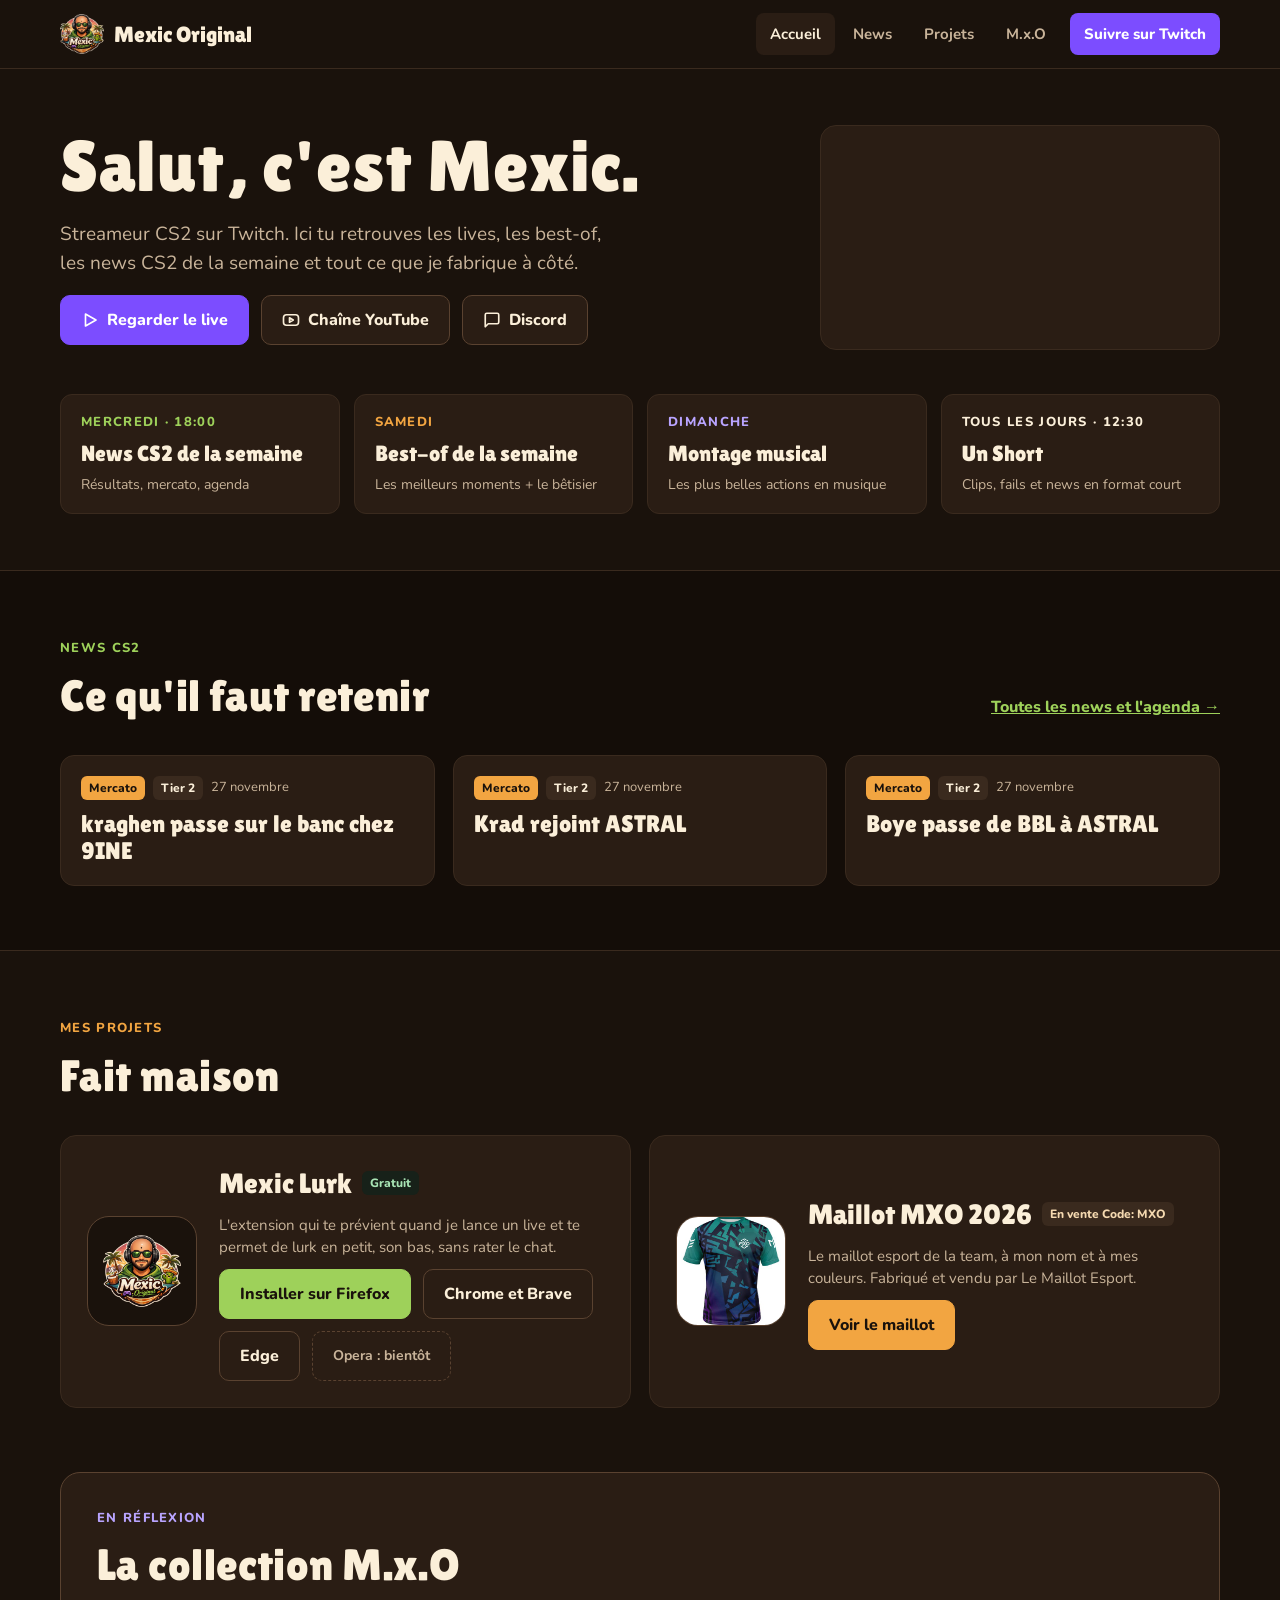
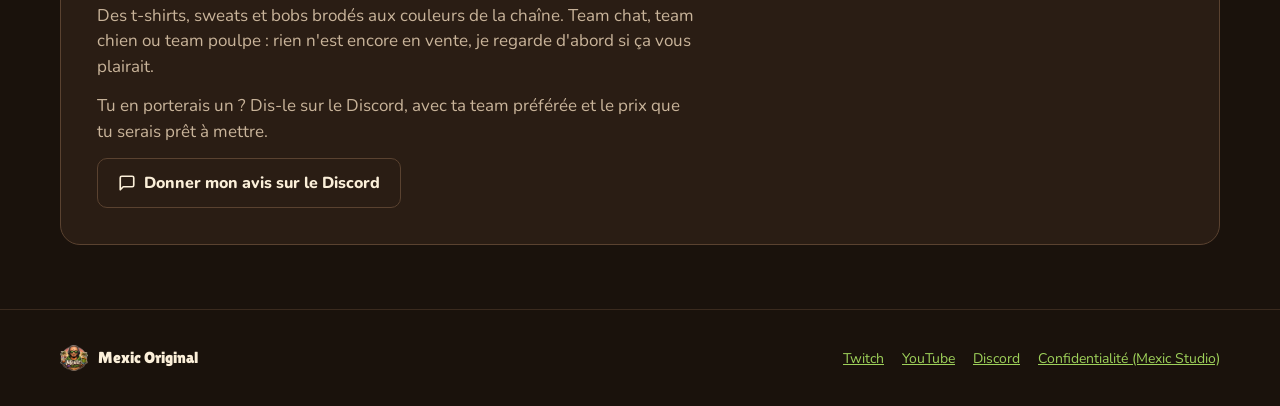
<file: index.html>
<!doctype html>
<html lang="fr">
<head>
<meta charset="utf-8">
<meta name="viewport" content="width=device-width, initial-scale=1">
<title>Mexic Original – Streameur CS2</title>
<meta name="description" content="Mexic Original, streameur CS2 sur Twitch : lives, best-of, news CS2 de la semaine, l'extension Mexic Lurk et le maillot MXO.">
<meta property="og:title" content="Mexic Original – Streameur CS2">
<meta property="og:description" content="Lives CS2, best-of, news de la semaine et projets maison.">
<meta property="og:image" content="https://mexic-o.github.io/logo.png">
<meta property="og:url" content="https://mexic-o.github.io/">
<meta name="theme-color" content="#1a120c">
<link rel="icon" href="logo.png">
<link rel="preconnect" href="https://fonts.googleapis.com">
<link rel="preconnect" href="https://fonts.gstatic.com" crossorigin>
<link rel="stylesheet" href="https://fonts.googleapis.com/css2?family=Lilita+One&family=Nunito:wght@400;600;700;800&display=swap">
<link rel="stylesheet" href="style.css">
</head>
<body>

<header>
<div class="wrap bar">
<a class="brand" href="./"><img src="logo.png" alt=""><span>Mexic Original</span></a>
<nav class="main" aria-label="Navigation principale">
<a href="./" aria-current="page">Accueil</a>
<a href="news.html">News</a>
<a href="#projets">Projets</a>
<a href="#boutique">M.x.O</a>
<a class="cta" data-lien="twitch" href="https://www.twitch.tv/mexic_original">Suivre sur Twitch</a>
</nav>
</div>
</header>

<main>
<div class="wrap hero">
<div class="hero-txt">
<h1 class="display">Salut, c'est Mexic.</h1>
<p>Streameur CS2 sur Twitch. Ici tu retrouves les lives, les best-of, les news CS2 de la semaine et tout ce que je fabrique à côté.</p>
<div class="btns">
<a class="btn twitch" data-lien="twitch" href="https://www.twitch.tv/mexic_original"><svg viewBox="0 0 24 24" fill="none" stroke="currentColor" stroke-width="2.2" stroke-linecap="round" stroke-linejoin="round" aria-hidden="true"><polygon points="6 4 20 12 6 20 6 4"/></svg>Regarder le live</a>
<a class="btn" data-lien="youtube" href="https://www.youtube.com/channel/UCFZEpBjo4Y7z1FBI_n8s4Jg"><svg viewBox="0 0 24 24" fill="none" stroke="currentColor" stroke-width="2.2" stroke-linecap="round" stroke-linejoin="round" aria-hidden="true"><rect x="2" y="5" width="20" height="14" rx="4"/><polygon points="10 9 15 12 10 15 10 9"/></svg>Chaîne YouTube</a>
<a class="btn" data-lien="discord" href="https://discord.gg/3bke4ABKT4"><svg viewBox="0 0 24 24" fill="none" stroke="currentColor" stroke-width="2.2" stroke-linecap="round" stroke-linejoin="round" aria-hidden="true"><path d="M21 15a2 2 0 0 1-2 2H7l-4 4V5a2 2 0 0 1 2-2h14a2 2 0 0 1 2 2z"/></svg>Discord</a>
</div>
</div>
<div class="player">
<iframe src="https://player.twitch.tv/?channel=mexic_original&parent=mexic-o.github.io&muted=true&autoplay=false" title="Live Twitch de Mexic_Original" allowfullscreen></iframe>
</div>
</div>

<div class="wrap" aria-label="Planning de la semaine">
<div class="grid" id="planning">
<div class="slot"><span class="kicker" style="color:var(--green)">Mercredi · 18:00</span><b>News CS2 de la semaine</b><span>Résultats, mercato, agenda</span></div>
<div class="slot"><span class="kicker" style="color:var(--orange)">Samedi</span><b>Best-of de la semaine</b><span>Les meilleurs moments + le bêtisier</span></div>
<div class="slot"><span class="kicker" style="color:var(--violet)">Dimanche</span><b>Montage musical</b><span>Les plus belles actions en musique</span></div>
<div class="slot"><span class="kicker">Tous les jours · 12:30</span><b>Un Short</b><span>Clips, fails et news en format court</span></div>
</div>
</div>

<section class="band" id="news" style="margin-top:56px">
<div class="wrap">
<div class="head">
<div><span class="kicker" style="color:var(--green)">News CS2</span><h2 class="display">Ce qu'il faut retenir</h2></div>
<a class="more" href="news.html">Toutes les news et l'agenda →</a>
</div>
<div class="cards" id="news-accueil"></div>
</div>
</section>

<section class="wrap" id="projets">
<div class="head"><div><span class="kicker" style="color:var(--orange)">Mes projets</span><h2 class="display">Fait maison</h2></div></div>
<div class="projects">
<div class="project">
<div class="icon"><img src="logo.png" alt=""></div>
<div class="txt">
<h3>Mexic Lurk <span class="pill">Gratuit</span></h3>
<p>L'extension qui te prévient quand je lance un live et te permet de lurk en petit, son bas, sans rater le chat.</p>
<div class="btns" id="lurk-btns">
<a class="btn green" href="https://addons.mozilla.org/fr/firefox/addon/mexic-lurk/">Installer sur Firefox</a>
<a class="btn" href="lurk-chrome.html">Chrome et Brave</a>
<span class="btn soon">Edge, Opera : bientôt</span>
</div>
</div>
</div>
<div class="project" id="maillot">
<div class="icon" style="background:#ffffff;overflow:hidden"><img id="maillot-img" src="maillot.jpg" alt="Maillot MXO 2026" style="width:100%;height:100%;object-fit:cover"></div>
<div class="txt">
<h3 id="maillot-titre">Maillot MXO 2026 <span class="pill o" id="maillot-etiquette">En vente</span></h3>
<p id="maillot-texte">Le maillot esport de la team, à mon nom et à mes couleurs. Fabriqué et vendu par Le Maillot Esport.</p>
<div class="btns"><a class="btn orange" id="maillot-btn" href="https://lemaillotesport.com/produit/maillot-esport-mxo-2026/">Voir le maillot</a></div>
</div>
</div>
</div>
</section>

<section class="wrap" id="boutique" style="padding-top:0">
<div class="shop">
<span class="kicker" style="color:var(--violet)" id="boutique-etiquette">En réflexion</span>
<h2 class="display" id="boutique-titre">La collection M.x.O</h2>
<p class="boutique-txt">Des t-shirts, sweats et bobs brodés aux couleurs de la chaîne. Team chat, team chien ou team poulpe : rien n'est encore en vente, je regarde d'abord si ça vous plairait.</p>
<p class="boutique-txt">Tu en porterais un ? Dis-le sur le Discord, avec ta team préférée et le prix que tu serais prêt à mettre.</p>
<div class="btns" id="boutique-btns"><a class="btn" id="boutique-btn" href="https://discord.gg/3bke4ABKT4"><svg viewBox="0 0 24 24" fill="none" stroke="currentColor" stroke-width="2.2" stroke-linecap="round" stroke-linejoin="round" aria-hidden="true"><path d="M21 15a2 2 0 0 1-2 2H7l-4 4V5a2 2 0 0 1 2-2h14a2 2 0 0 1 2 2z"/></svg>Donner mon avis sur le Discord</a></div>
</div>
</section>
</main>

<footer>
<div class="wrap">
<a class="brand" href="./"><img src="logo.png" alt=""><span>Mexic Original</span></a>
<nav aria-label="Liens du pied de page">
<a data-lien="twitch" href="https://www.twitch.tv/mexic_original">Twitch</a>
<a data-lien="youtube" href="https://www.youtube.com/channel/UCFZEpBjo4Y7z1FBI_n8s4Jg">YouTube</a>
<a data-lien="discord" href="https://discord.gg/3bke4ABKT4">Discord</a>
<a href="confidentialite.html">Confidentialité (Mexic Studio)</a>
</nav>
</div>
</footer>

<script src="news.js"></script>
<script src="site.js"></script>
</body>
</html>
</file>
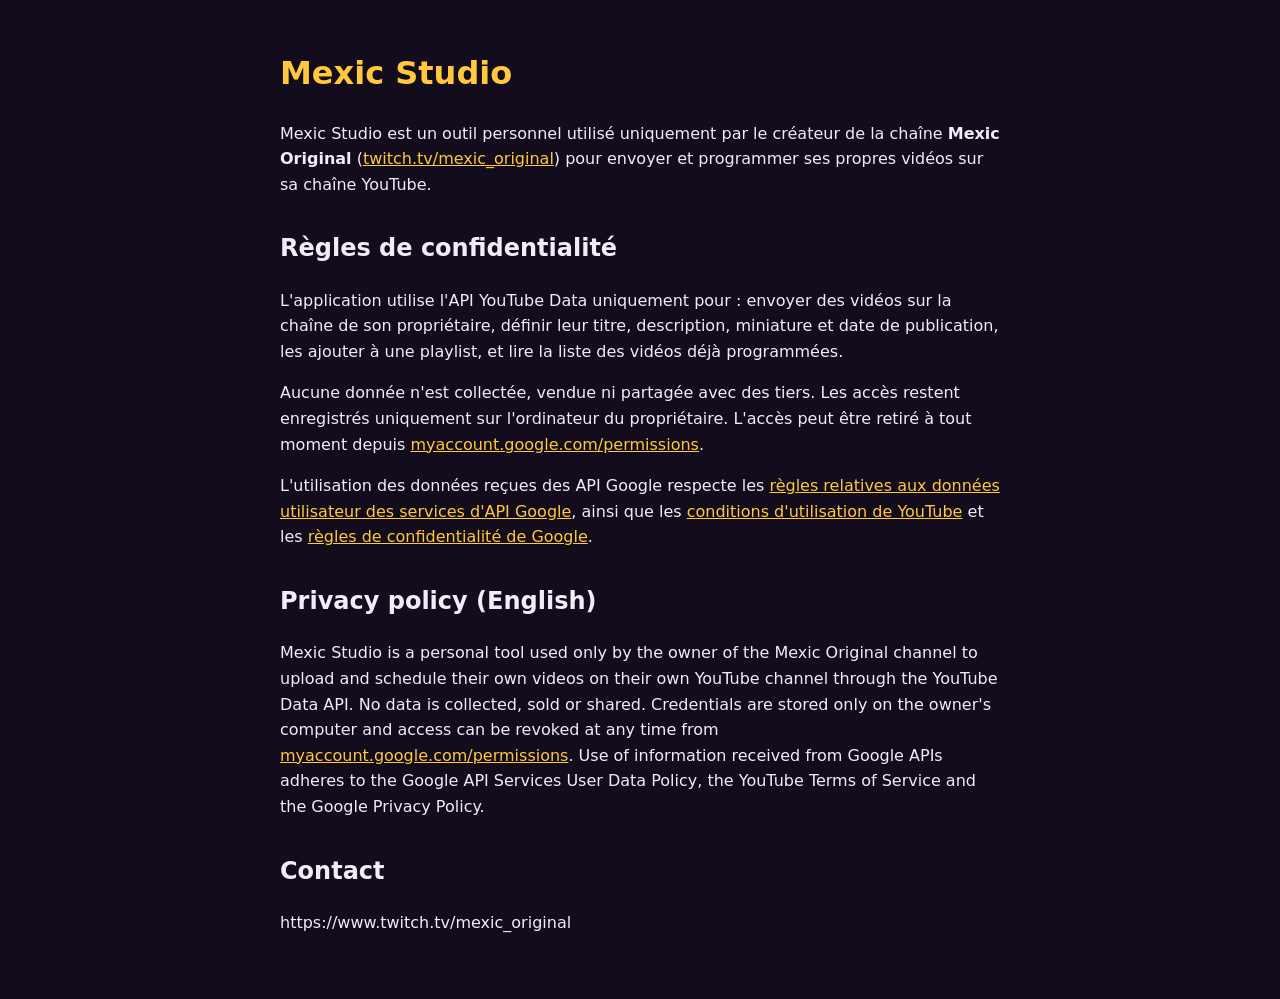
<file: confidentialite.html>
<!doctype html>
<html lang="fr">
<head>
<meta charset="utf-8">
<meta name="viewport" content="width=device-width, initial-scale=1">
<title>Mexic Studio – Confidentialité</title>
<style>
  body { margin: 0; background: #120c1c; color: #f1edf7; font: 16px/1.6 system-ui, sans-serif; }
  main { max-width: 720px; margin: 0 auto; padding: 48px 20px; }
  h1 { color: #FFC83D; margin-top: 0; }
  h2 { margin-top: 32px; }
  a { color: #FFC83D; }
</style>
</head>
<body>
<main>
  <h1>Mexic Studio</h1>
  <p>Mexic Studio est un outil personnel utilisé uniquement par le créateur de la chaîne
     <strong>Mexic Original</strong> (<a href="https://www.twitch.tv/mexic_original">twitch.tv/mexic_original</a>)
     pour envoyer et programmer ses propres vidéos sur sa chaîne YouTube.</p>

  <h2>Règles de confidentialité</h2>
  <p>L'application utilise l'API YouTube Data uniquement pour : envoyer des vidéos sur la chaîne de son propriétaire,
     définir leur titre, description, miniature et date de publication, les ajouter à une playlist,
     et lire la liste des vidéos déjà programmées.</p>
  <p>Aucune donnée n'est collectée, vendue ni partagée avec des tiers. Les accès restent enregistrés
     uniquement sur l'ordinateur du propriétaire. L'accès peut être retiré à tout moment depuis
     <a href="https://myaccount.google.com/permissions">myaccount.google.com/permissions</a>.</p>
  <p>L'utilisation des données reçues des API Google respecte les
     <a href="https://developers.google.com/terms/api-services-user-data-policy">règles relatives aux données utilisateur des services d'API Google</a>,
     ainsi que les <a href="https://www.youtube.com/t/terms">conditions d'utilisation de YouTube</a>
     et les <a href="https://policies.google.com/privacy">règles de confidentialité de Google</a>.</p>

  <h2>Privacy policy (English)</h2>
  <p>Mexic Studio is a personal tool used only by the owner of the Mexic Original channel to upload and schedule
     their own videos on their own YouTube channel through the YouTube Data API. No data is collected, sold or shared.
     Credentials are stored only on the owner's computer and access can be revoked at any time from
     <a href="https://myaccount.google.com/permissions">myaccount.google.com/permissions</a>.
     Use of information received from Google APIs adheres to the Google API Services User Data Policy,
     the YouTube Terms of Service and the Google Privacy Policy.</p>

  <h2>Contact</h2>
  <p>https://www.twitch.tv/mexic_original</p>
</main>
</body>
</html>
</file>
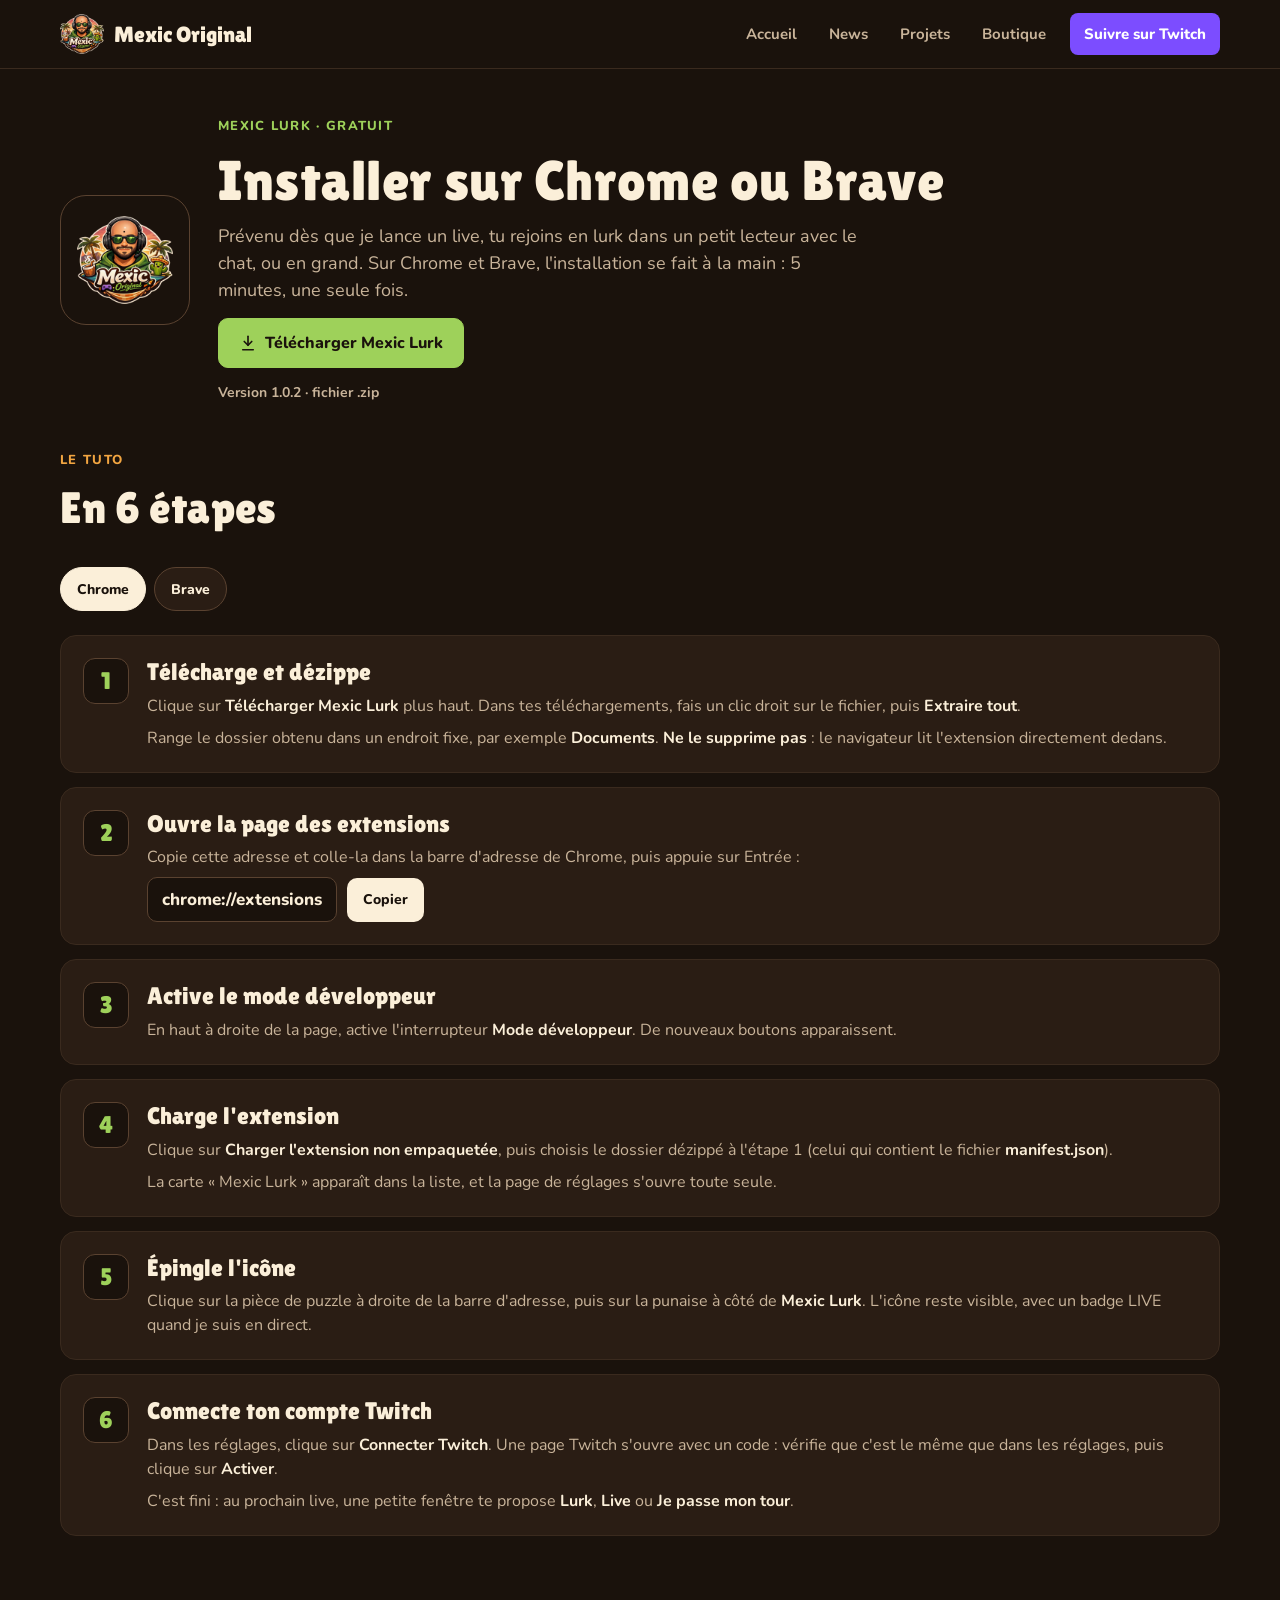
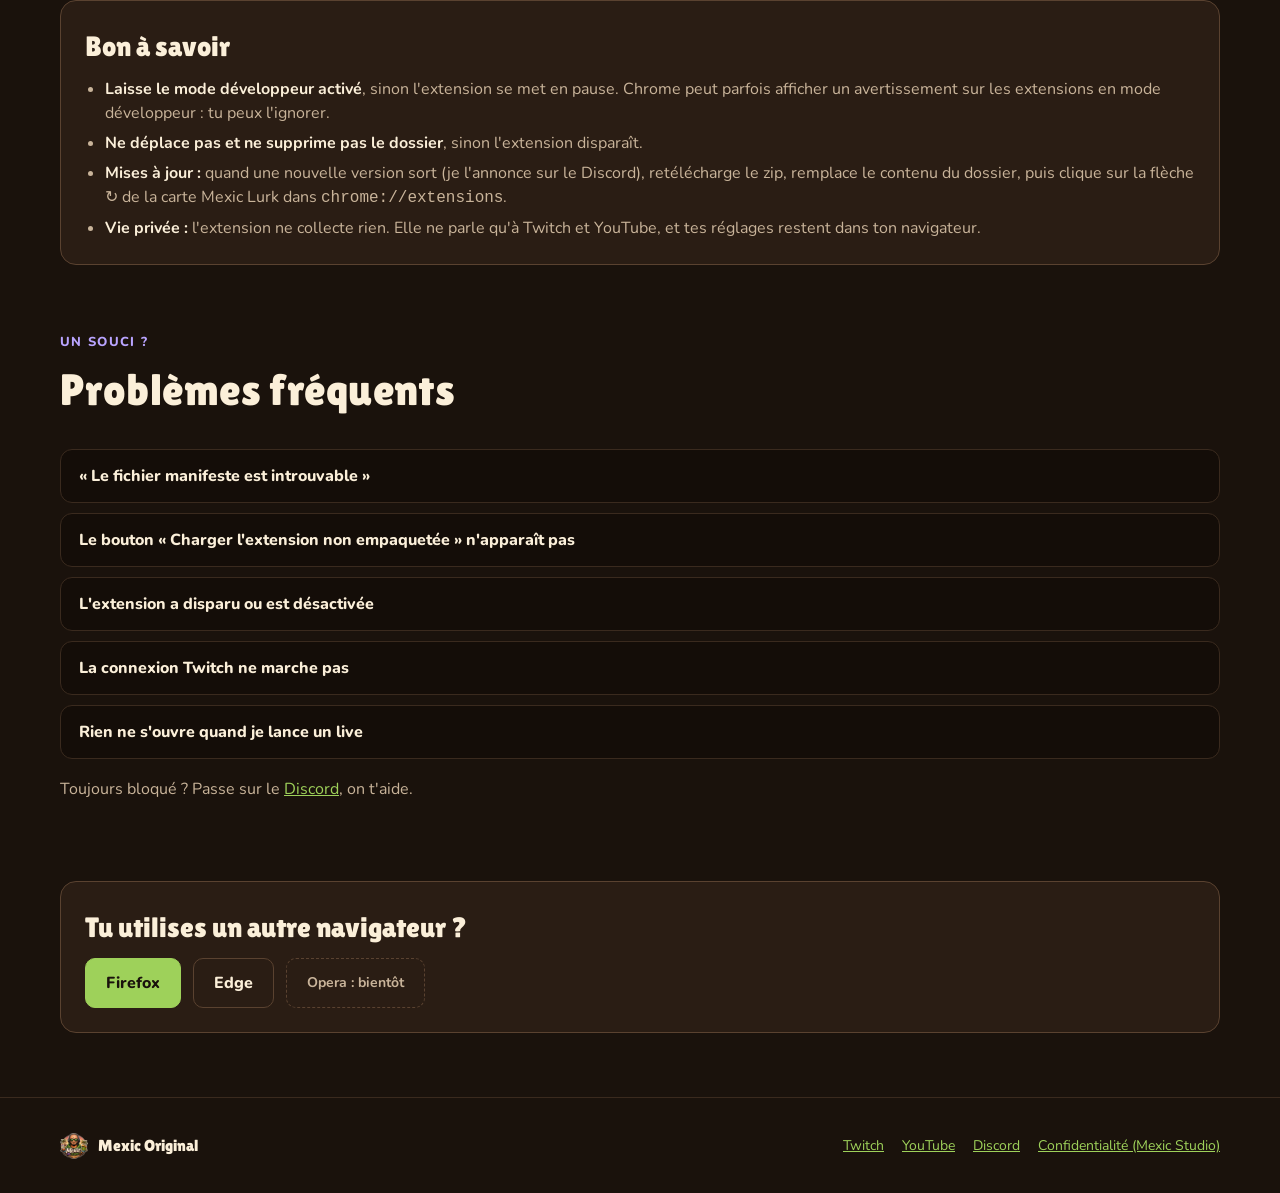
<file: lurk-chrome.html>
<!doctype html>
<html lang="fr">
<head>
<meta charset="utf-8">
<meta name="viewport" content="width=device-width, initial-scale=1">
<title>Mexic Lurk sur Chrome et Brave – Mexic Original</title>
<meta name="description" content="Installer l'extension Mexic Lurk sur Chrome ou Brave en quelques clics : prévenu quand Mexic lance un live, lurk en petit avec le chat.">
<meta property="og:title" content="Mexic Lurk sur Chrome et Brave">
<meta property="og:description" content="Le tuto pour installer Mexic Lurk sur Chrome ou Brave.">
<meta property="og:image" content="https://mexic-o.github.io/logo.png">
<meta property="og:url" content="https://mexic-o.github.io/lurk-chrome.html">
<meta name="theme-color" content="#1a120c">
<link rel="icon" href="logo.png">
<link rel="preconnect" href="https://fonts.googleapis.com">
<link rel="preconnect" href="https://fonts.gstatic.com" crossorigin>
<link rel="stylesheet" href="https://fonts.googleapis.com/css2?family=Lilita+One&family=Nunito:wght@400;600;700;800&display=swap">
<link rel="stylesheet" href="style.css">
<style>
  .lurk-hero{display:flex;flex-wrap:wrap;align-items:center;gap:28px;padding-top:48px;padding-bottom:12px}
  .lurk-hero .icon{width:130px;height:130px;border-radius:26px}
  .lurk-hero .icon img{width:96px;height:96px}
  .lurk-hero .txt{flex:999 1 420px;min-width:0;display:flex;flex-direction:column;gap:14px}
  .lurk-hero h1{margin:0;font-size:clamp(36px,6vw,56px);line-height:1.05}
  .lurk-hero p{margin:0;font-size:18px;color:var(--muted);max-width:640px}
  .version{font-size:14px;color:var(--muted);font-weight:700}
  .steps{list-style:none;margin:0;padding:0;display:flex;flex-direction:column;gap:14px;counter-reset:step}
  .step{counter-increment:step;display:flex;gap:18px;align-items:flex-start;border-radius:16px;background:var(--card);border:1px solid var(--line);padding:22px}
  .step::before{content:counter(step);flex-shrink:0;width:44px;height:44px;border-radius:12px;display:flex;align-items:center;justify-content:center;font-family:'Lilita One',sans-serif;font-size:24px;background:var(--bg);border:1px solid var(--line2);color:var(--green)}
  .step .c{flex:1 1 auto;min-width:0;display:flex;flex-direction:column;gap:8px}
  .step h3{margin:0;font-family:'Lilita One',sans-serif;font-weight:400;font-size:24px;line-height:1.15}
  .step p{margin:0;font-size:16px;color:var(--muted)}
  .step p b{color:var(--txt)}
  .copy{display:flex;flex-wrap:wrap;align-items:center;gap:10px}
  .copy code{font:800 17px 'Nunito',sans-serif;padding:10px 14px;border-radius:10px;background:var(--bg);border:1px solid var(--line2);color:var(--txt);word-break:break-all}
  .copy button{min-height:44px;padding:0 16px;border-radius:10px;font:800 14px 'Nunito',sans-serif;cursor:pointer;background:var(--txt);color:var(--bg);border:0}
  .copy button:hover{opacity:.9}
  .note{border-radius:16px;background:var(--card);border:1px solid var(--line2);padding:24px;display:flex;flex-direction:column;gap:10px}
  .note h2{margin:0;font-family:'Lilita One',sans-serif;font-weight:400;font-size:28px}
  .note ul{margin:0;padding-left:20px;color:var(--muted);display:flex;flex-direction:column;gap:6px}
  .note li b{color:var(--txt)}
  details{border-radius:12px;background:var(--bg2,var(--card));border:1px solid var(--line);padding:0 18px}
  details summary{cursor:pointer;font-weight:800;min-height:52px;display:flex;align-items:center}
  details p{margin:0 0 16px;color:var(--muted)}
  .faq{display:flex;flex-direction:column;gap:10px}
  .other{display:flex;flex-wrap:wrap;gap:12px}
  button:focus-visible,a:focus-visible{outline:2px solid var(--green);outline-offset:2px}
</style>
</head>
<body>

<header>
<div class="wrap bar">
<a class="brand" href="./"><img src="logo.png" alt=""><span>Mexic Original</span></a>
<nav class="main" aria-label="Navigation principale">
<a href="./">Accueil</a>
<a href="news.html">News</a>
<a href="./#projets">Projets</a>
<a href="./#boutique">Boutique</a>
<a class="cta" data-lien="twitch" href="https://www.twitch.tv/mexic_original">Suivre sur Twitch</a>
</nav>
</div>
</header>

<main>
<div class="wrap lurk-hero">
<div class="icon"><img src="logo.png" alt="Logo Mexic Lurk"></div>
<div class="txt">
<span class="kicker" style="color:var(--green)">Mexic Lurk · Gratuit</span>
<h1 class="display">Installer sur Chrome ou Brave</h1>
<p>Prévenu dès que je lance un live, tu rejoins en lurk dans un petit lecteur avec le chat, ou en grand. Sur Chrome et Brave, l'installation se fait à la main : 5 minutes, une seule fois.</p>
<div class="btns">
<a class="btn green" href="mexic-lurk-chrome.zip" download>
<svg viewBox="0 0 24 24" fill="none" stroke="currentColor" stroke-width="2.2" stroke-linecap="round" stroke-linejoin="round" aria-hidden="true"><path d="M12 3v12"/><polyline points="7 10 12 15 17 10"/><path d="M5 21h14"/></svg>
Télécharger Mexic Lurk</a>
</div>
<span class="version" id="lurk-version">Version 1.0.2 · fichier .zip</span>
</div>
</div>

<section class="wrap" style="padding-top:32px">
<div class="head"><div><span class="kicker" style="color:var(--orange)">Le tuto</span><h2 class="display">En 6 étapes</h2></div></div>

<div class="filters" role="group" aria-label="Ton navigateur">
<button type="button" data-browser="chrome" aria-pressed="true">Chrome</button>
<button type="button" data-browser="brave" aria-pressed="false">Brave</button>
</div>

<ol class="steps">
<li class="step"><div class="c">
<h3>Télécharge et dézippe</h3>
<p>Clique sur <b>Télécharger Mexic Lurk</b> plus haut. Dans tes téléchargements, fais un clic droit sur le fichier, puis <b>Extraire tout</b>.</p>
<p>Range le dossier obtenu dans un endroit fixe, par exemple <b>Documents</b>. <b>Ne le supprime pas</b> : le navigateur lit l'extension directement dedans.</p>
</div></li>

<li class="step"><div class="c">
<h3>Ouvre la page des extensions</h3>
<p>Copie cette adresse et colle-la dans la barre d'adresse de <span class="bname">Chrome</span>, puis appuie sur Entrée :</p>
<div class="copy"><code id="ext-url">chrome://extensions</code><button type="button" id="copy-btn">Copier</button></div>
</div></li>

<li class="step"><div class="c">
<h3>Active le mode développeur</h3>
<p>En haut à droite de la page, active l'interrupteur <b>Mode développeur</b>. De nouveaux boutons apparaissent.</p>
</div></li>

<li class="step"><div class="c">
<h3>Charge l'extension</h3>
<p>Clique sur <b>Charger l'extension non empaquetée</b>, puis choisis le dossier dézippé à l'étape 1 (celui qui contient le fichier <b>manifest.json</b>).</p>
<p>La carte « Mexic Lurk » apparaît dans la liste, et la page de réglages s'ouvre toute seule.</p>
</div></li>

<li class="step"><div class="c">
<h3>Épingle l'icône</h3>
<p>Clique sur la pièce de puzzle à droite de la barre d'adresse, puis sur la punaise à côté de <b>Mexic Lurk</b>. L'icône reste visible, avec un badge LIVE quand je suis en direct.</p>
</div></li>

<li class="step"><div class="c">
<h3>Connecte ton compte Twitch</h3>
<p>Dans les réglages, clique sur <b>Connecter Twitch</b>. Une page Twitch s'ouvre avec un code : vérifie que c'est le même que dans les réglages, puis clique sur <b>Activer</b>.</p>
<p>C'est fini : au prochain live, une petite fenêtre te propose <b>Lurk</b>, <b>Live</b> ou <b>Je passe mon tour</b>.</p>
</div></li>
</ol>
</section>

<section class="wrap" style="padding-top:0">
<div class="note">
<h2>Bon à savoir</h2>
<ul>
<li><b>Laisse le mode développeur activé</b>, sinon l'extension se met en pause. <span class="bname">Chrome</span> peut parfois afficher un avertissement sur les extensions en mode développeur : tu peux l'ignorer.</li>
<li><b>Ne déplace pas et ne supprime pas le dossier</b>, sinon l'extension disparaît.</li>
<li><b>Mises à jour :</b> quand une nouvelle version sort (je l'annonce sur le Discord), retélécharge le zip, remplace le contenu du dossier, puis clique sur la flèche ↻ de la carte Mexic Lurk dans <code>chrome://extensions</code>.</li>
<li><b>Vie privée :</b> l'extension ne collecte rien. Elle ne parle qu'à Twitch et YouTube, et tes réglages restent dans ton navigateur.</li>
</ul>
</div>
</section>

<section class="wrap" style="padding-top:0">
<div class="head"><div><span class="kicker" style="color:var(--violet)">Un souci ?</span><h2 class="display">Problèmes fréquents</h2></div></div>
<div class="faq">
<details><summary>« Le fichier manifeste est introuvable »</summary>
<p>Tu as choisi le mauvais dossier. Ouvre le dossier dézippé : s'il contient un autre dossier, choisis celui de l'intérieur, celui où tu vois <b>manifest.json</b>.</p></details>
<details><summary>Le bouton « Charger l'extension non empaquetée » n'apparaît pas</summary>
<p>Le mode développeur n'est pas activé : c'est l'interrupteur en haut à droite de la page des extensions.</p></details>
<details><summary>L'extension a disparu ou est désactivée</summary>
<p>Le dossier a été déplacé ou supprimé, ou le mode développeur a été désactivé. Remets le dossier en place (ou retélécharge-le) et refais l'étape 4.</p></details>
<details><summary>La connexion Twitch ne marche pas</summary>
<p>Le code expire au bout de quelques minutes. Clique à nouveau sur <b>Connecter Twitch</b> et valide plus vite sur la page Twitch, en restant connecté au bon compte.</p></details>
<details><summary>Rien ne s'ouvre quand je lance un live</summary>
<p>Vérifie dans les réglages que tu es bien connecté, que l'alerte est sur « Fenêtre » et que tu n'es pas dans tes heures calmes. Il peut y avoir jusqu'à une minute de délai.</p></details>
</div>
<p style="color:var(--muted);margin-top:18px">Toujours bloqué ? Passe sur le <a data-lien="discord" href="https://discord.gg/3bke4ABKT4">Discord</a>, on t'aide.</p>
</section>

<section class="wrap" style="padding-top:0">
<div class="note">
<h2>Tu utilises un autre navigateur ?</h2>
<div class="other" id="lurk-autres">
<a class="btn green" href="https://addons.mozilla.org/fr/firefox/addon/mexic-lurk/">Firefox</a>
<span class="btn soon">Edge : bientôt</span>
<span class="btn soon">Opera / Opera GX : bientôt</span>
</div>
</div>
</section>
</main>

<footer>
<div class="wrap">
<a class="brand" href="./"><img src="logo.png" alt=""><span>Mexic Original</span></a>
<nav aria-label="Liens du pied de page">
<a data-lien="twitch" href="https://www.twitch.tv/mexic_original">Twitch</a>
<a data-lien="youtube" href="https://www.youtube.com/channel/UCFZEpBjo4Y7z1FBI_n8s4Jg">YouTube</a>
<a data-lien="discord" href="https://discord.gg/3bke4ABKT4">Discord</a>
<a href="confidentialite.html">Confidentialité (Mexic Studio)</a>
</nav>
</div>
</footer>

<script src="site.js"></script>
<script>
(function () {
  var names = { chrome: "Chrome", brave: "Brave" };
  var current = "chrome";
  try { if (navigator.brave) current = "brave"; } catch (e) {}
  function apply(b) {
    current = b;
    document.getElementById("ext-url").textContent = b + "://extensions";
    document.querySelectorAll(".bname").forEach(function (el) { el.textContent = names[b]; });
    document.querySelectorAll(".note code").forEach(function (el) { el.textContent = b + "://extensions"; });
    document.querySelectorAll("[data-browser]").forEach(function (btn) {
      btn.setAttribute("aria-pressed", btn.getAttribute("data-browser") === b ? "true" : "false");
    });
  }
  document.querySelectorAll("[data-browser]").forEach(function (btn) {
    btn.addEventListener("click", function () { apply(btn.getAttribute("data-browser")); });
  });
  document.getElementById("copy-btn").addEventListener("click", function () {
    var btn = this, text = current + "://extensions";
    function done() { btn.textContent = "Copié !"; setTimeout(function () { btn.textContent = "Copier"; }, 1500); }
    if (navigator.clipboard) navigator.clipboard.writeText(text).then(done, done); else done();
  });
  apply(current);
})();
</script>
</body>
</html>
</file>
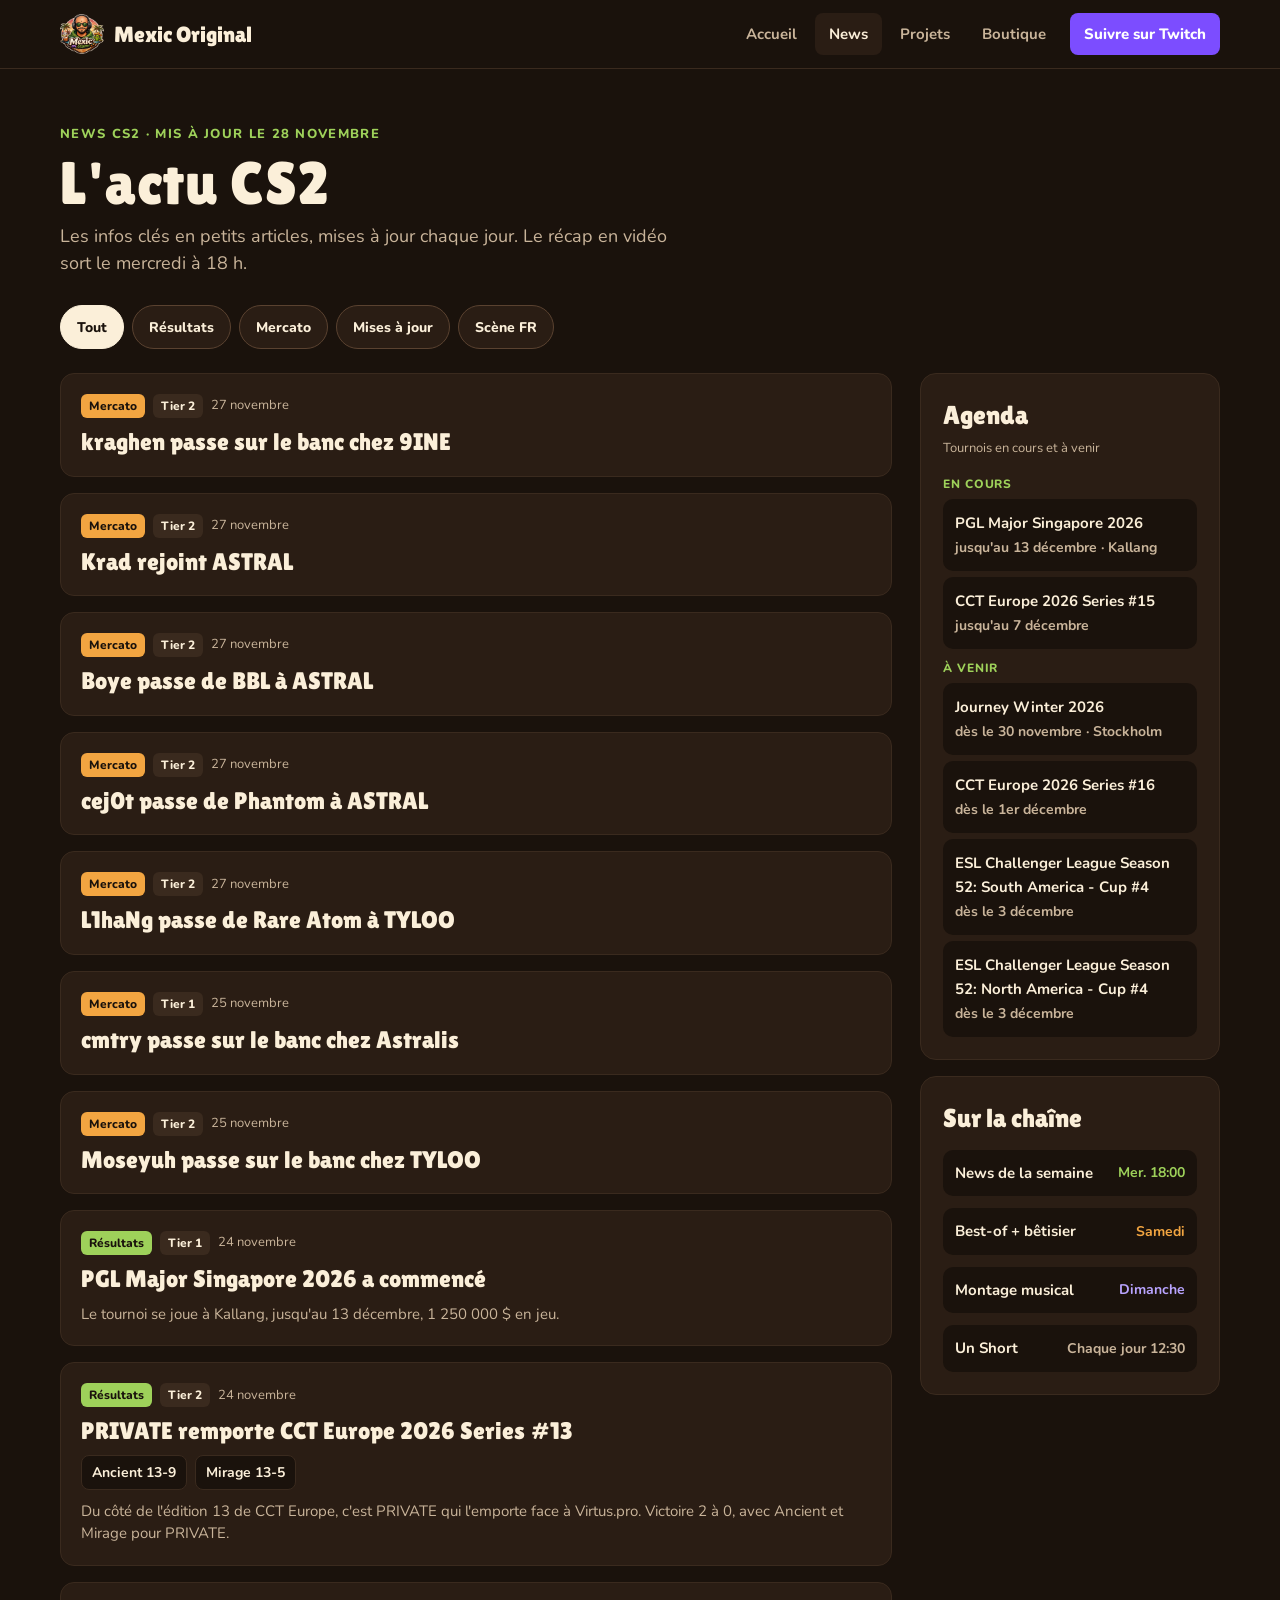
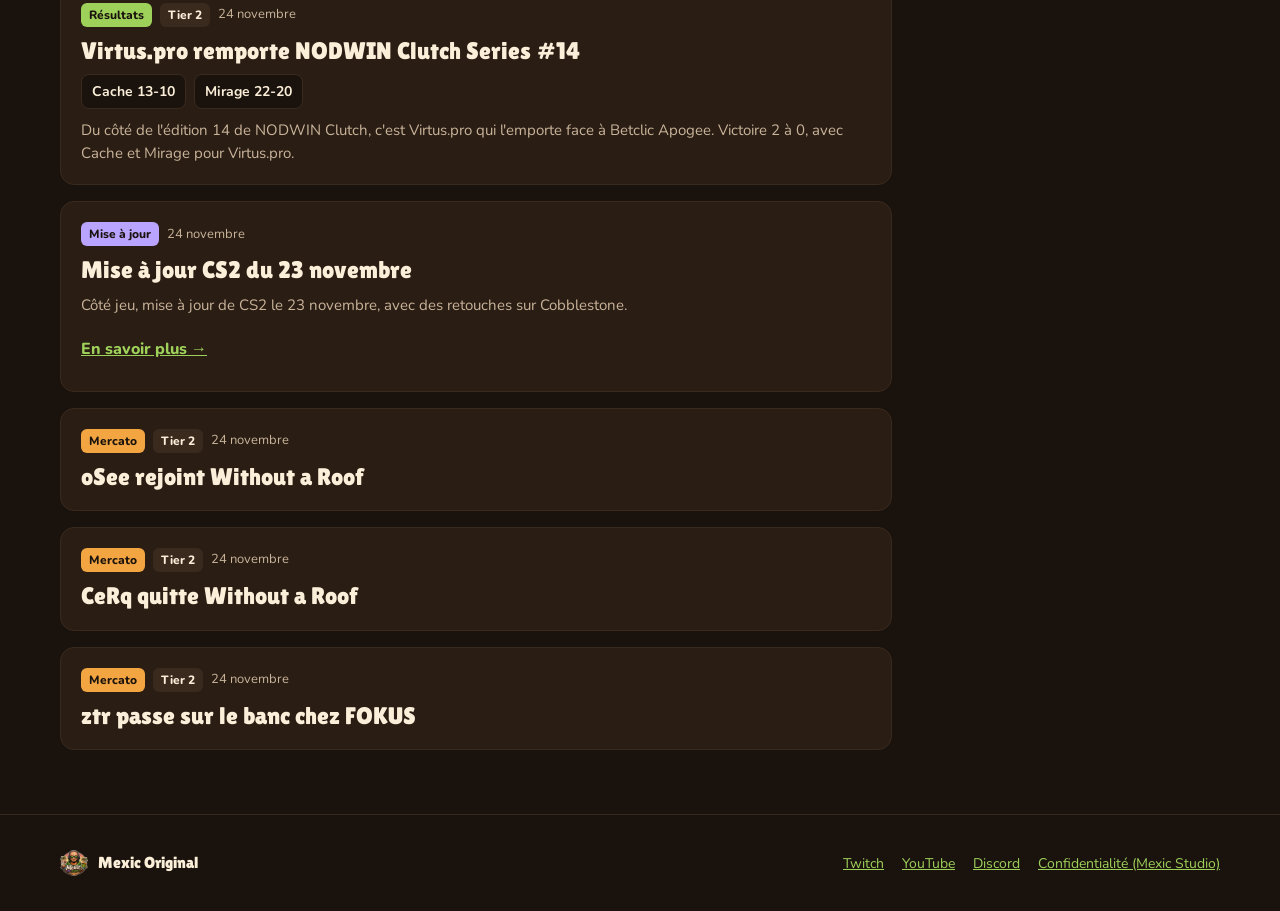
<file: news.html>
<!doctype html>
<html lang="fr">
<head>
<meta charset="utf-8">
<meta name="viewport" content="width=device-width, initial-scale=1">
<title>News CS2 et calendrier – Mexic Original</title>
<meta name="description" content="Les infos clés de la semaine en CS2 : résultats, mercato, mises à jour, scène FR et programme des matchs à l'heure de Paris.">
<meta property="og:title" content="News CS2 de la semaine – Mexic Original">
<meta property="og:image" content="https://mexic-o.github.io/logo.png">
<meta name="theme-color" content="#1a120c">
<link rel="icon" href="logo.png">
<link rel="preconnect" href="https://fonts.googleapis.com">
<link rel="preconnect" href="https://fonts.gstatic.com" crossorigin>
<link rel="stylesheet" href="https://fonts.googleapis.com/css2?family=Lilita+One&family=Nunito:wght@400;600;700;800&display=swap">
<link rel="stylesheet" href="style.css">
</head>
<body>

<header>
<div class="wrap bar">
<a class="brand" href="./"><img src="logo.png" alt=""><span>Mexic Original</span></a>
<nav class="main" aria-label="Navigation principale">
<a href="./">Accueil</a>
<a href="news.html" aria-current="page">News</a>
<a href="./#projets">Projets</a>
<a href="./#boutique">Boutique</a>
<a class="cta" href="https://www.twitch.tv/mexic_original">Suivre sur Twitch</a>
</nav>
</div>
</header>

<main class="wrap" style="padding-top:52px;padding-bottom:64px">
<span class="kicker" id="semaine" style="color:var(--green)">News CS2</span>
<h1 class="display" style="margin:8px 0 10px;font-size:clamp(40px,7vw,60px);line-height:1">L'actu CS2</h1>
<p style="margin:0 0 14px;font-size:18px;color:var(--muted);max-width:640px">Les infos clés en petits articles, mises à jour chaque jour. Le récap en vidéo sort le mercredi à 18 h.</p>
<p style="margin:0 0 28px"><a class="btn twitch" id="video" href="#" hidden>Voir la vidéo de la semaine</a></p>

<div class="filters" role="group" aria-label="Filtrer les news">
<button type="button" data-f="tout" aria-pressed="true">Tout</button>
<button type="button" data-f="resultats" aria-pressed="false">Résultats</button>
<button type="button" data-f="mercato" aria-pressed="false">Mercato</button>
<button type="button" data-f="maj" aria-pressed="false">Mises à jour</button>
<button type="button" data-f="fr" aria-pressed="false">Scène FR</button>
</div>

<div class="cols">
<div class="main-col" id="news-liste"></div>
<aside aria-label="Agenda">
<div class="box">
<h2>Agenda</h2>
<span class="date" style="margin-top:-8px">Tournois en cours et à venir</span>
<div id="calendrier" style="display:flex;flex-direction:column;gap:6px"></div>
</div>
<div class="box">
<h2>Sur la chaîne</h2>
<div class="row"><b>News de la semaine</b><span style="color:var(--green)">Mer. 18:00</span></div>
<div class="row"><b>Best-of + bêtisier</b><span style="color:var(--orange)">Samedi</span></div>
<div class="row"><b>Montage musical</b><span style="color:var(--violet)">Dimanche</span></div>
<div class="row"><b>Un Short</b><span>Chaque jour 12:30</span></div>
</div>
</aside>
</div>
</main>

<footer>
<div class="wrap">
<a class="brand" href="./"><img src="logo.png" alt=""><span>Mexic Original</span></a>
<nav aria-label="Liens du pied de page">
<a href="https://www.twitch.tv/mexic_original">Twitch</a>
<a href="https://www.youtube.com/channel/UCFZEpBjo4Y7z1FBI_n8s4Jg">YouTube</a>
<a href="https://discord.gg/3bke4ABKT4">Discord</a>
<a href="confidentialite.html">Confidentialité (Mexic Studio)</a>
</nav>
</div>
</footer>

<script src="news.js"></script>
</body>
</html>
</file>
<file: style.css>
:root{--bg:#1a120c;--bg2:#140d08;--card:#2a1d14;--line:#3a2a1e;--line2:#5a4230;--txt:#fbefd9;--muted:#c9b49a;--ph:#b09a80;--twitch:#7c4dff;--green:#9ed15a;--orange:#f2a541;--violet:#b9a4ff;--red:#d42a3e}
[hidden]{display:none!important}
*{box-sizing:border-box;font-synthesis:none}
html{scroll-behavior:smooth}
body{margin:0;background:var(--bg);color:var(--txt);font:16px/1.5 'Nunito',sans-serif}
a{color:var(--green)}a:hover{color:var(--txt)}
img{max-width:100%}
.wrap{max-width:1200px;margin:0 auto;padding:0 20px}
.display{font-family:'Lilita One',sans-serif;font-weight:400;letter-spacing:.01em}
.kicker{font-size:13px;font-weight:800;letter-spacing:.1em;text-transform:uppercase}

/* header */
header{border-bottom:1px solid var(--line)}
.bar{display:flex;flex-wrap:wrap;align-items:center;justify-content:space-between;gap:10px;padding-top:12px;padding-bottom:12px}
.brand{display:flex;align-items:center;gap:10px;color:var(--txt);text-decoration:none;min-height:44px}
.brand img{width:44px;height:44px;object-fit:contain}
.brand span{font-family:'Lilita One',sans-serif;font-size:22px}
nav.main{display:flex;flex-wrap:wrap;align-items:center;gap:4px}
nav.main a{padding:10px 14px;border-radius:8px;color:var(--muted);text-decoration:none;font-weight:700;font-size:15px}
nav.main a[aria-current=page]{color:var(--txt);background:var(--card)}
nav.main a:hover{color:var(--txt)}
nav.main a.cta{background:var(--twitch);color:#fff;font-weight:800;margin-left:6px}

/* buttons */
.btns{display:flex;flex-wrap:wrap;gap:12px}
.btn{display:inline-flex;align-items:center;gap:8px;min-height:50px;padding:0 20px;border-radius:10px;text-decoration:none;font-weight:800;font-size:16px;background:var(--card);border:1px solid var(--line2);color:var(--txt)}
.btn:hover{color:var(--txt);border-color:var(--muted)}
.btn svg{width:18px;height:18px;flex-shrink:0}
.btn.twitch{background:var(--twitch);border-color:var(--twitch);color:#fff}
.btn.green{background:var(--green);border-color:var(--green);color:var(--bg)}
.btn.orange{background:var(--orange);border-color:var(--orange);color:var(--bg)}
.btn.soon{border-style:dashed;color:var(--muted);font-weight:700;font-size:14px;cursor:default}

/* hero */
.hero{display:flex;flex-wrap:wrap;align-items:center;gap:40px;padding-top:56px;padding-bottom:44px}
.hero-txt{flex:999 1 480px;min-width:0;display:flex;flex-direction:column;gap:18px}
.hero h1{margin:0;font-size:clamp(44px,8vw,72px);line-height:1}
.hero p{margin:0;font-size:19px;color:var(--muted);max-width:560px}
.player{flex:1 1 400px;min-width:0;aspect-ratio:16/9;border-radius:16px;overflow:hidden;background:var(--card);border:1px solid var(--line)}
.player iframe{width:100%;height:100%;border:0;display:block}

/* planning */
.grid{display:grid;gap:14px;grid-template-columns:repeat(auto-fit,minmax(min(100%,230px),1fr))}
.slot{padding:18px 20px;border-radius:12px;background:var(--card);border:1px solid var(--line);display:flex;flex-direction:column;gap:4px}
.slot b{font-family:'Lilita One',sans-serif;font-weight:400;font-size:22px}
.slot span:last-child{font-size:14px;color:var(--muted)}

section,section.wrap{padding-top:64px;padding-bottom:64px}
.band{background:var(--bg2);border-top:1px solid var(--line);border-bottom:1px solid var(--line)}
.head{display:flex;flex-wrap:wrap;align-items:flex-end;justify-content:space-between;gap:12px;margin-bottom:26px}
.head h2{margin:4px 0 0;font-size:clamp(32px,5vw,44px)}
.more{font-weight:800;min-height:44px;display:flex;align-items:center}

/* news cards */
.cards{display:grid;gap:18px;grid-template-columns:repeat(auto-fit,minmax(min(100%,300px),1fr))}
.card{border-radius:14px;background:var(--card);border:1px solid var(--line);overflow:hidden;display:flex;flex-direction:column}
.card .img{aspect-ratio:16/9;background:var(--line);object-fit:cover;width:100%;display:block}
.card .body{padding:20px;display:flex;flex-direction:column;gap:10px}
.card h3{margin:0;font-family:'Lilita One',sans-serif;font-weight:400;font-size:24px;line-height:1.15}
.card p{margin:0;font-size:15px;color:var(--muted)}
.tags{display:flex;flex-wrap:wrap;gap:8px;align-items:center}
.tag{font-size:12px;font-weight:800;padding:3px 8px;border-radius:6px;color:var(--bg);background:var(--txt)}
.tag.resultats{background:var(--green)}.tag.mercato{background:var(--orange)}.tag.maj{background:var(--violet)}.tag.fr{background:var(--txt)}.tag.t{background:var(--line);color:var(--txt)}
.date{font-size:13px;color:var(--muted)}
.maps{display:flex;flex-wrap:wrap;gap:8px}
.maps span{font-size:14px;font-weight:700;padding:6px 10px;border-radius:8px;background:var(--bg);border:1px solid var(--line)}
.empty{padding:28px;border-radius:14px;border:1px dashed var(--line2);color:var(--muted);font-size:16px}

/* projects */
.projects{display:grid;gap:18px;grid-template-columns:repeat(auto-fit,minmax(min(100%,360px),1fr))}
.project{border-radius:16px;background:var(--card);border:1px solid var(--line);padding:26px;display:flex;flex-wrap:wrap;gap:22px;align-items:center}
.icon{width:110px;height:110px;border-radius:22px;background:var(--bg);border:1px solid var(--line2);display:flex;align-items:center;justify-content:center;flex-shrink:0;color:var(--muted)}
.icon img{width:78px;height:78px;object-fit:contain}
.icon svg{width:52px;height:52px}
.project .txt{flex:1 1 220px;min-width:0;display:flex;flex-direction:column;gap:10px}
.project h3{margin:0;font-family:'Lilita One',sans-serif;font-weight:400;font-size:28px;display:flex;flex-wrap:wrap;align-items:center;gap:10px}
.project p{margin:0;font-size:15px;color:var(--muted)}
.pill{font-family:'Nunito',sans-serif;font-size:12px;font-weight:800;padding:3px 8px;border-radius:6px;background:#172119;color:#a7e3b4}
.pill.o{background:var(--line);color:#f5d9b0}
.shop{border-radius:20px;background:var(--card);border:1px solid var(--line2);padding:36px;display:flex;flex-direction:column;gap:14px}
.shop h2{margin:0;font-size:clamp(32px,5vw,44px);line-height:1.05}
.shop p{margin:0;font-size:17px;color:var(--muted);max-width:600px}

/* news page */
.filters{display:flex;flex-wrap:wrap;gap:8px;margin-bottom:24px}
.filters button{min-height:44px;padding:0 16px;border-radius:999px;font:800 14px 'Nunito',sans-serif;cursor:pointer;background:var(--card);color:var(--txt);border:1px solid var(--line2)}
.filters button[aria-pressed=true]{background:var(--txt);color:var(--bg);border-color:var(--txt)}
.cols{display:flex;flex-wrap:wrap;gap:28px;align-items:flex-start}
.cols .main-col{flex:999 1 560px;min-width:0;display:flex;flex-direction:column;gap:16px}
.cols aside{flex:1 1 300px;min-width:0;display:flex;flex-direction:column;gap:16px}
.box{border-radius:16px;background:var(--card);border:1px solid var(--line);padding:22px;display:flex;flex-direction:column;gap:12px}
.box h2{margin:0;font-family:'Lilita One',sans-serif;font-weight:400;font-size:26px}
.row{display:flex;align-items:center;justify-content:space-between;gap:10px;padding:12px;border-radius:10px;background:var(--bg)}
.row b{font-size:15px}.row span{font-size:14px;color:var(--muted);font-weight:700;white-space:nowrap}
.day{font-size:12px;font-weight:800;color:var(--green);letter-spacing:.08em;text-transform:uppercase;margin-top:4px}

footer{border-top:1px solid var(--line)}
footer .wrap{display:flex;flex-wrap:wrap;align-items:center;justify-content:space-between;gap:14px;padding-top:26px;padding-bottom:26px;font-size:14px;color:var(--muted)}
footer nav{display:flex;flex-wrap:wrap;gap:18px}
footer .brand img{width:28px;height:28px}
footer .brand span{font-size:16px}
@media (max-width:560px){nav.main a.cta{margin-left:0}.shop{padding:24px}.project{padding:20px}}

/* qualifications (tableau Swiss) : vert = qualifiée, rouge = éliminée, neutre = encore en jeu */
.qualifs span.q-ok{background:#9ed15a;color:#1a120c;border-color:#9ed15a;font-weight:800}
.qualifs span.q-ko{background:#8f2a20;color:#fbefd9;border-color:#8f2a20;font-weight:800}
.qualifs span.q-enjeu{background:transparent;color:var(--muted);border-style:dashed}
</file>
